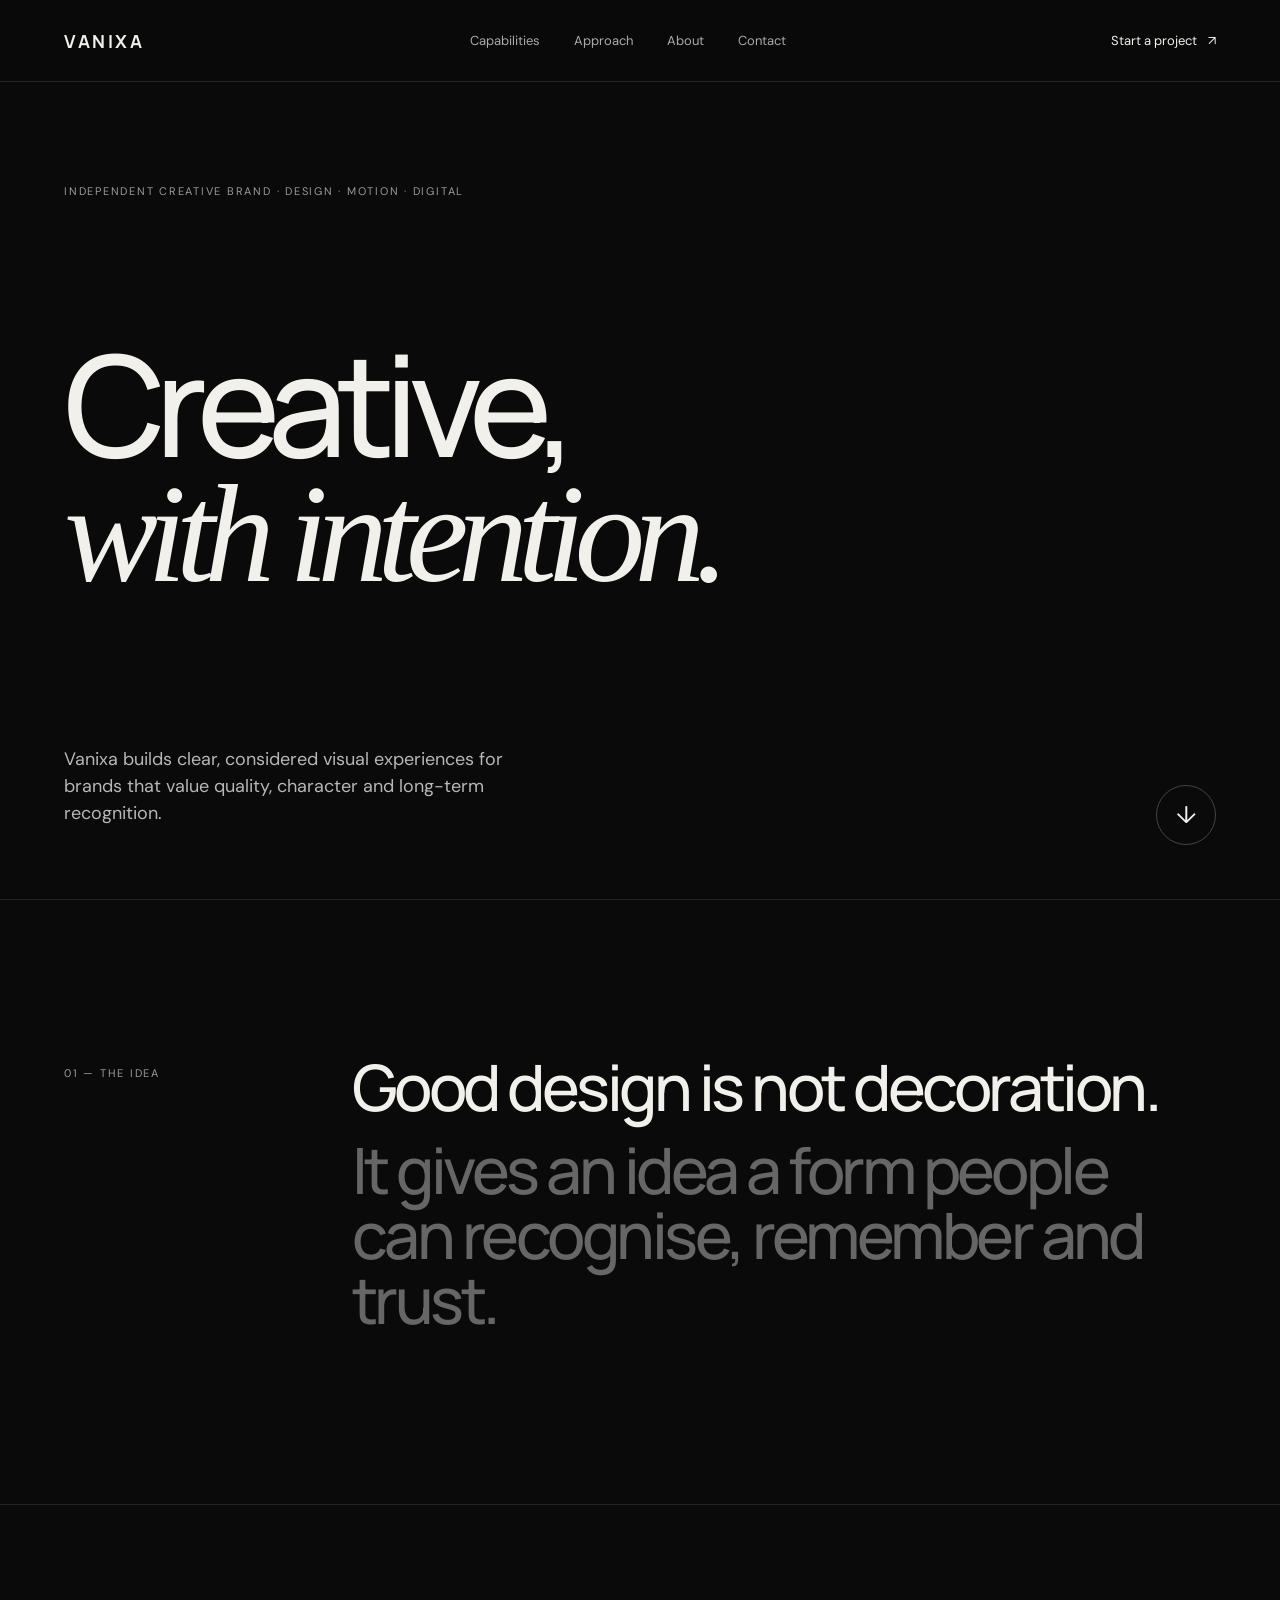
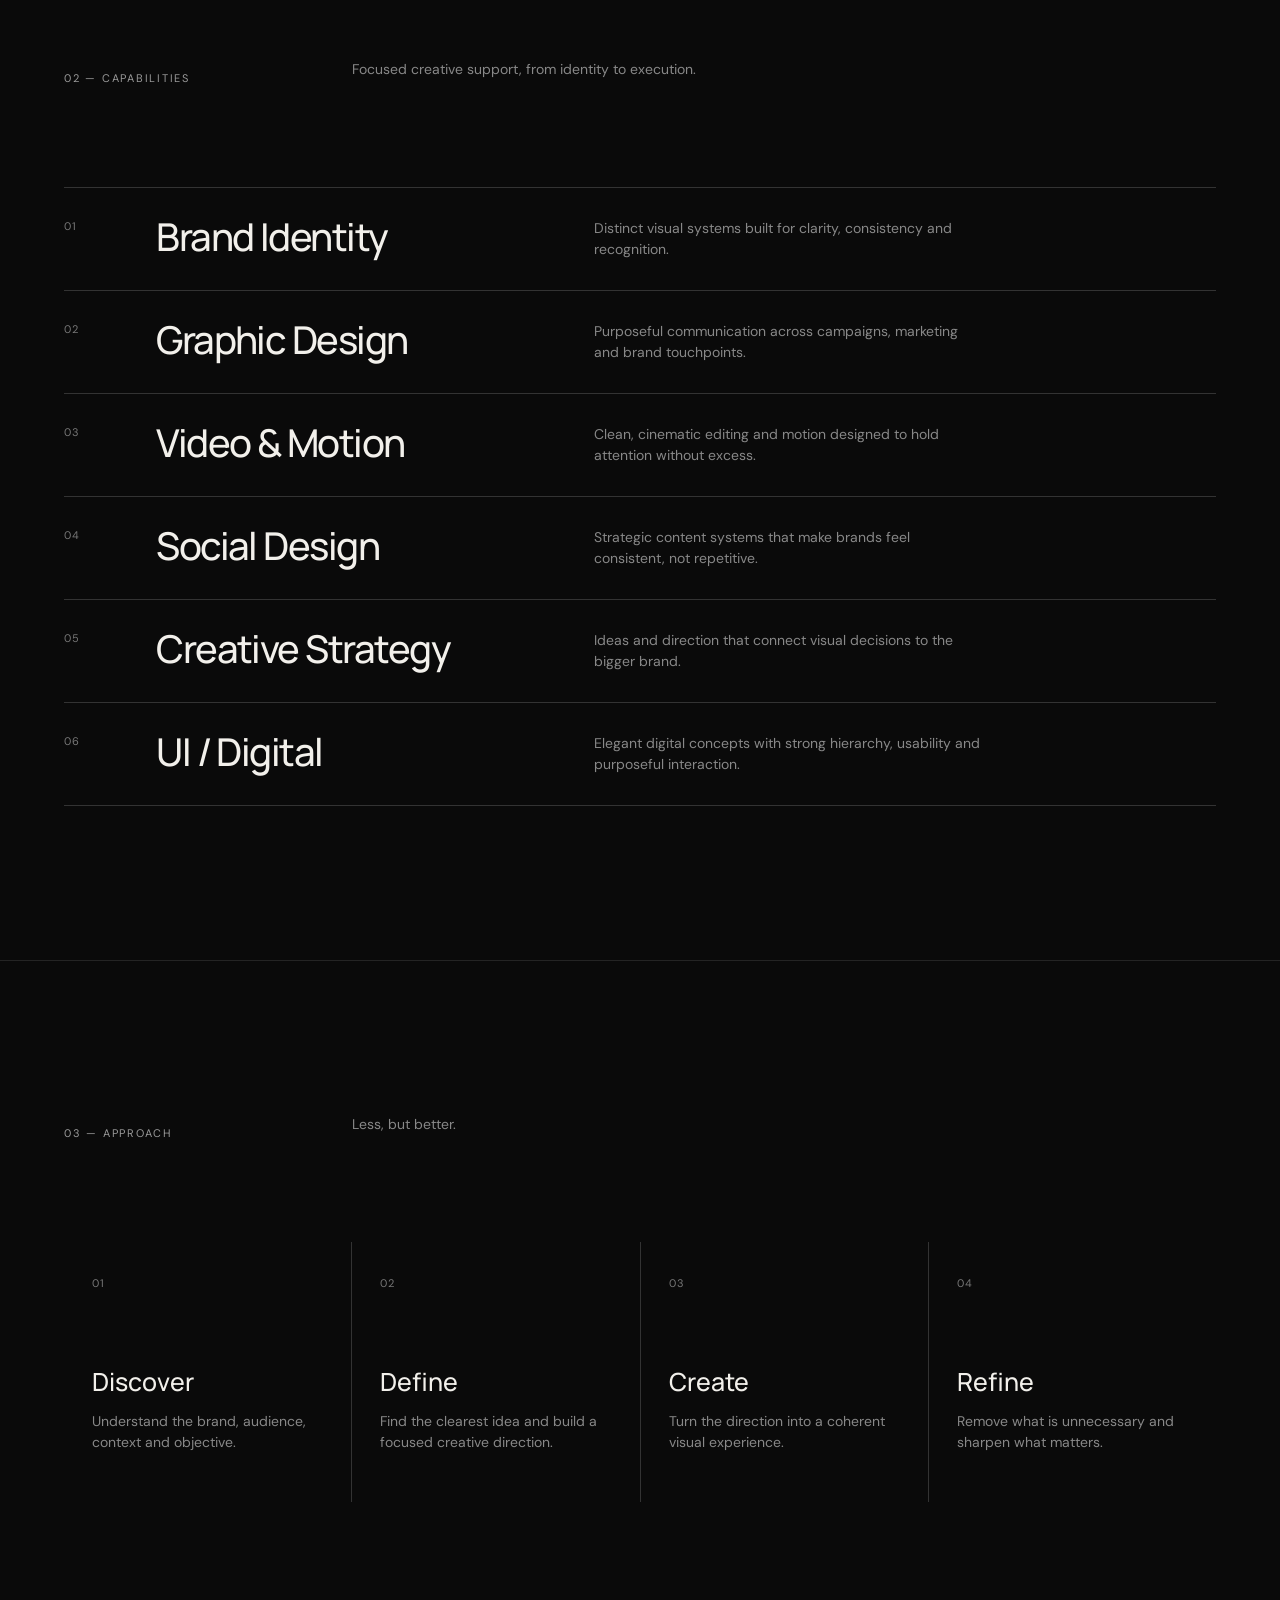
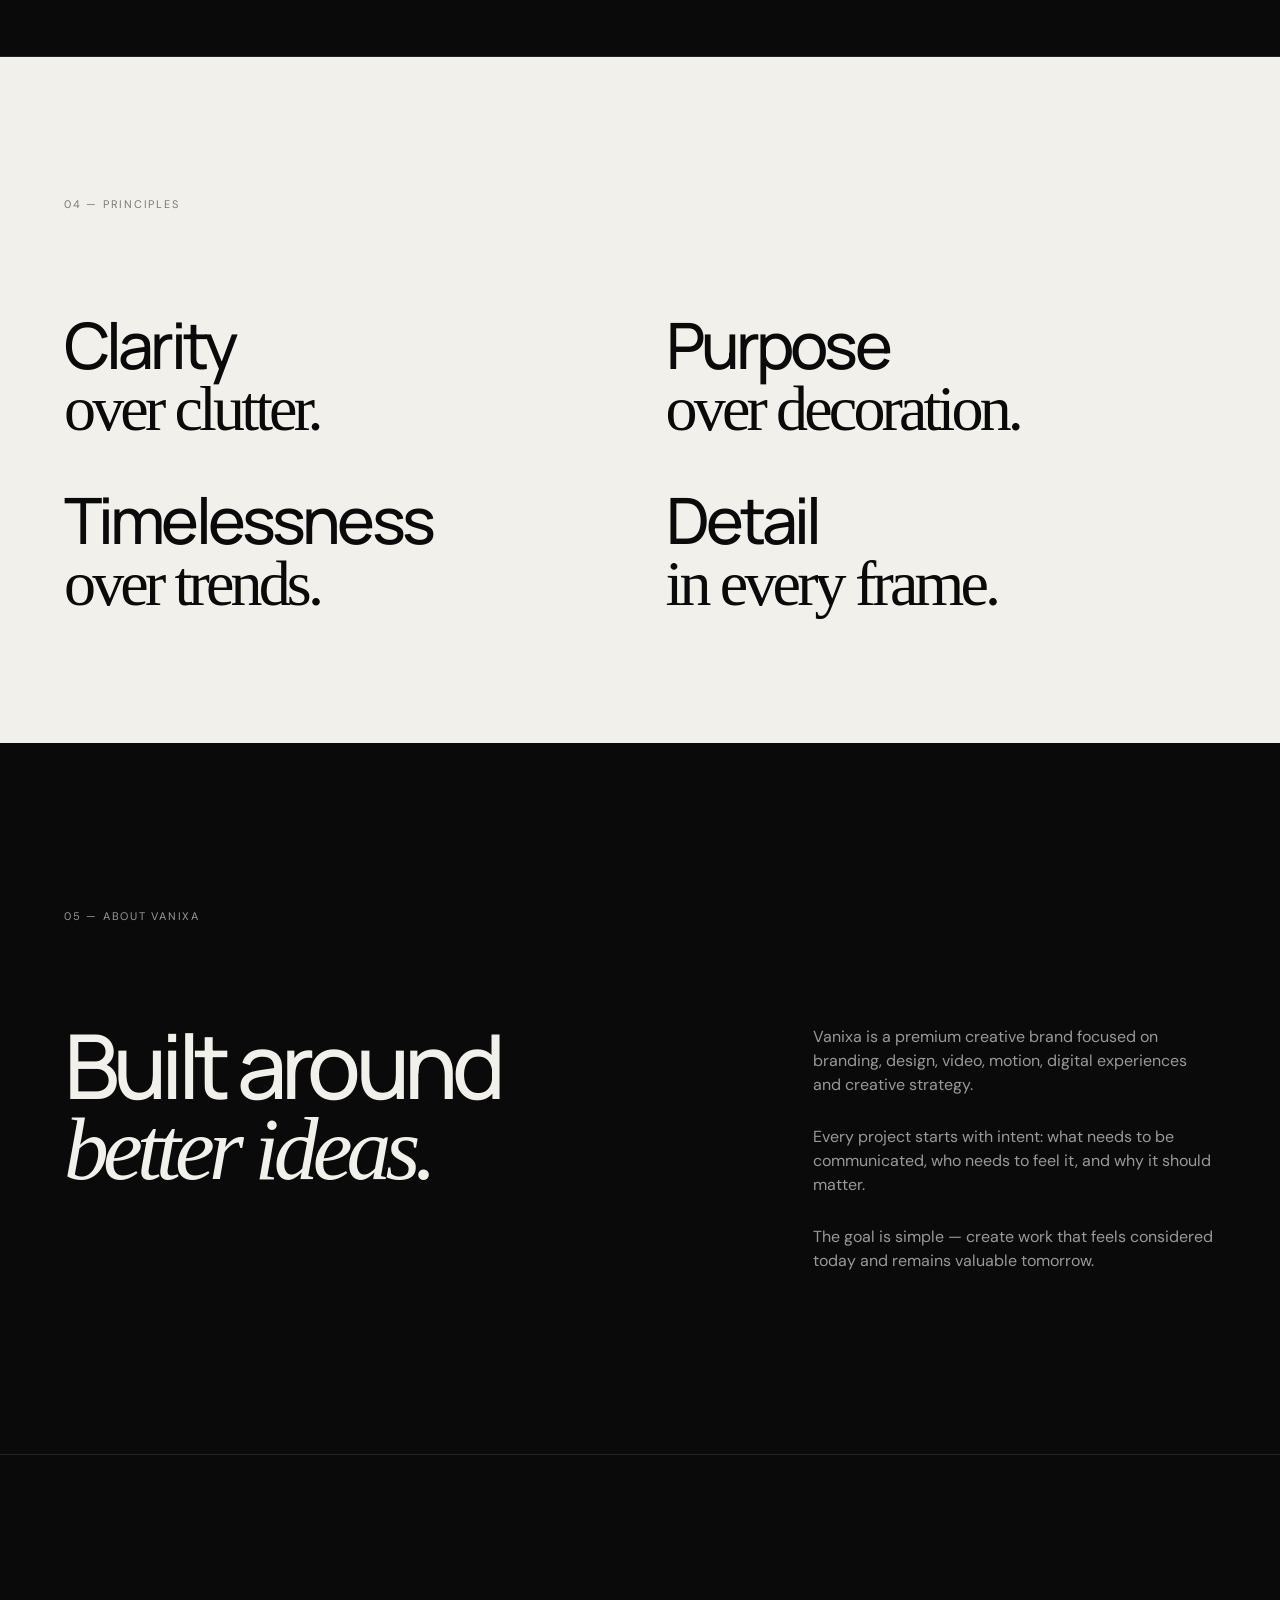
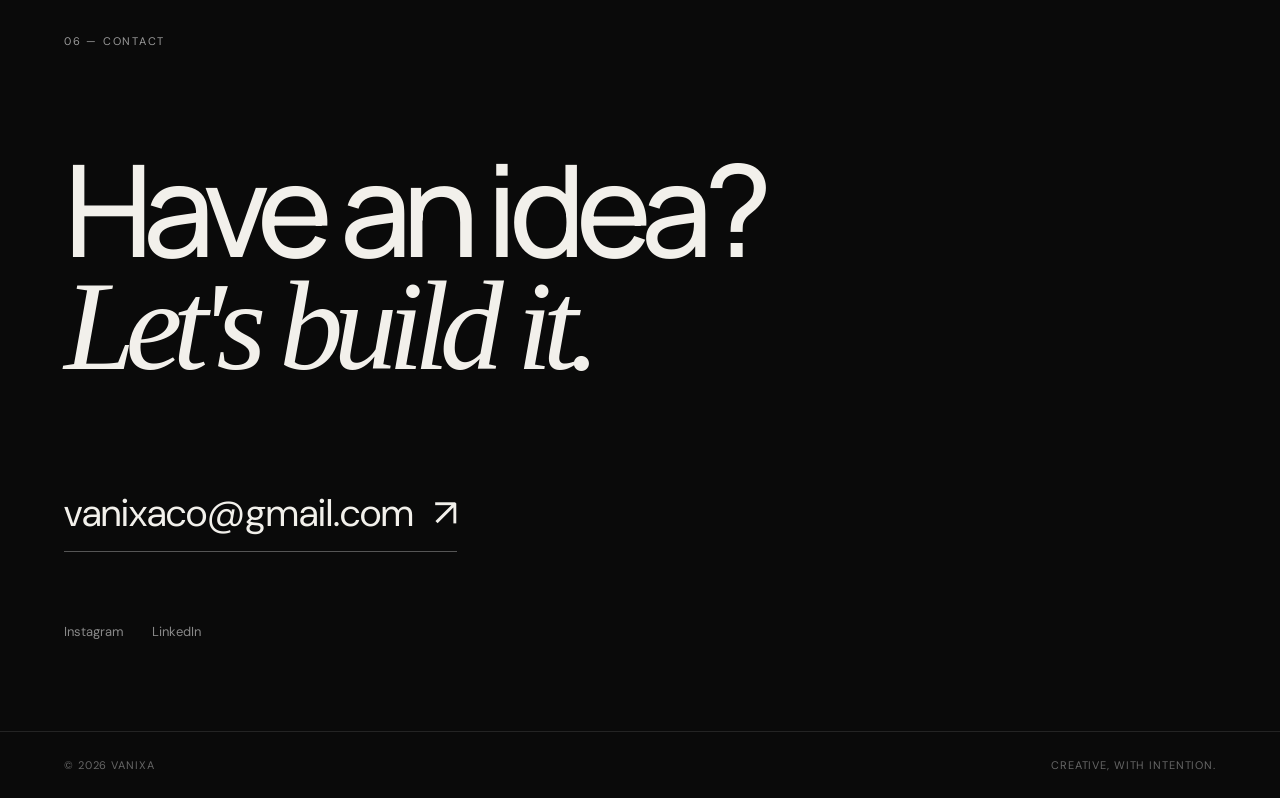
<file: index.html>
<!doctype html>
<html lang="en">
<head>
  <title>Vanixa — Premium Creative Brand</title>

<meta name="description" content="Vanixa is a premium creative brand focused on branding, graphic design, video, motion, digital experiences and creative strategy.">

<link rel="canonical" href="https://vanixacreative.github.io/Vanixa/">

<meta property="og:title" content="Vanixa — Premium Creative Brand">
<meta property="og:description" content="Branding, design, video, motion, digital experiences and creative strategy by Vanixa.">
<meta property="og:url" content="https://vanixacreative.github.io/Vanixa/">
<meta property="og:type" content="website">
<meta property="og:site_name" content="Vanixa">

<meta name="twitter:card" content="summary">
<meta name="twitter:title" content="Vanixa — Premium Creative Brand">
<meta name="twitter:description" content="Branding, design, video, motion, digital experiences and creative strategy by Vanixa.">

<meta name="theme-color" content="#0a0a0a">
  <link rel="preconnect" href="https://fonts.googleapis.com">
  <link rel="preconnect" href="https://fonts.gstatic.com" crossorigin>
  <link href="https://fonts.googleapis.com/css2?family=DM+Sans:wght@400;500;600&family=Manrope:wght@400;500;600;700&display=swap" rel="stylesheet">
  <link rel="stylesheet" href="style.css">
  <script type="application/ld+json">
{
  "@context": "https://schema.org",
  "@type": "Organization",
  "name": "Vanixa",
  "url": "https://vanixacreative.github.io/Vanixa/",
  "description": "Vanixa is a premium creative brand focused on branding, graphic design, video, motion, digital experiences and creative strategy.",
  "sameAs": [
    "https://www.instagram.com/vanixa.io/",
    "https://www.linkedin.com/in/vanixa-co-a740aa425/"
  ]
}
  </script>
</head>
<body>
  <div class="cursor"></div>

  <header class="site-header">
    <a class="logo" href="#top" aria-label="Vanixa home">VANIXA</a>
    <nav class="nav" aria-label="Main navigation">
      <a href="#capabilities">Capabilities</a>
      <a href="#approach">Approach</a>
      <a href="#about">About</a>
      <a href="#contact">Contact</a>
    </nav>
    <a class="header-cta" href="#contact">Start a project <span>↗</span></a>
    <button class="menu" aria-label="Open menu"><span></span><span></span></button>
  </header>

  <main id="top">
    <section class="hero">
      <p class="eyebrow">Independent creative brand · Design · Motion · Digital</p>
      <h1>Creative,<br><em>with intention.</em></h1>
      <div class="hero-bottom">
        <p class="hero-copy">Vanixa builds clear, considered visual experiences for brands that value quality, character and long-term recognition.</p>
        <a class="circle-link" href="#capabilities" aria-label="Explore capabilities">↓</a>
      </div>
    </section>

    <section class="statement">
      <p class="section-label">01 — The idea</p>
      <div class="statement-copy">
        <p>Good design is not decoration.</p>
        <p class="muted">It gives an idea a form people can recognise, remember and trust.</p>
      </div>
    </section>

    <section id="capabilities" class="section capabilities">
      <div class="section-top">
        <p class="section-label">02 — Capabilities</p>
        <p class="section-note">Focused creative support, from identity to execution.</p>
      </div>
      <div class="capability-list">
        <article><span>01</span><h2>Brand Identity</h2><p>Distinct visual systems built for clarity, consistency and recognition.</p></article>
        <article><span>02</span><h2>Graphic Design</h2><p>Purposeful communication across campaigns, marketing and brand touchpoints.</p></article>
        <article><span>03</span><h2>Video & Motion</h2><p>Clean, cinematic editing and motion designed to hold attention without excess.</p></article>
        <article><span>04</span><h2>Social Design</h2><p>Strategic content systems that make brands feel consistent, not repetitive.</p></article>
        <article><span>05</span><h2>Creative Strategy</h2><p>Ideas and direction that connect visual decisions to the bigger brand.</p></article>
        <article><span>06</span><h2>UI / Digital</h2><p>Elegant digital concepts with strong hierarchy, usability and purposeful interaction.</p></article>
      </div>
    </section>

    <section id="approach" class="section approach">
      <div class="section-top">
        <p class="section-label">03 — Approach</p>
        <p class="section-note">Less, but better.</p>
      </div>
      <div class="process">
        <div><span>01</span><h2>Discover</h2><p>Understand the brand, audience, context and objective.</p></div>
        <div><span>02</span><h2>Define</h2><p>Find the clearest idea and build a focused creative direction.</p></div>
        <div><span>03</span><h2>Create</h2><p>Turn the direction into a coherent visual experience.</p></div>
        <div><span>04</span><h2>Refine</h2><p>Remove what is unnecessary and sharpen what matters.</p></div>
      </div>
    </section>

    <section class="principles">
      <div class="principles-inner">
        <p class="section-label">04 — Principles</p>
        <div class="principle-grid">
          <p>Clarity<br><span>over clutter.</span></p>
          <p>Purpose<br><span>over decoration.</span></p>
          <p>Timelessness<br><span>over trends.</span></p>
          <p>Detail<br><span>in every frame.</span></p>
        </div>
      </div>
    </section>

    <section id="about" class="section about">
      <div class="section-top">
        <p class="section-label">05 — About Vanixa</p>
      </div>
      <div class="about-grid">
        <h2>Built around<br><em>better ideas.</em></h2>
        <div>
          <p>Vanixa is a premium creative brand focused on branding, design, video, motion, digital experiences and creative strategy.</p>
          <p>Every project starts with intent: what needs to be communicated, who needs to feel it, and why it should matter.</p>
          <p>The goal is simple — create work that feels considered today and remains valuable tomorrow.</p>
        </div>
      </div>
    </section>

    <section id="contact" class="contact">
  <p class="section-label">06 — Contact</p>
  <h2>Have an idea?<br><em>Let's build it.</em></h2>

  <a class="contact-link" href="mailto:vanixaco@gmail.com">
    vanixaco@gmail.com <span>↗</span>
  </a>

  <div class="socials">
    <a href="https://www.instagram.com/vanixa.io/" target="_blank" rel="noopener">Instagram</a>
    <a href="https://www.linkedin.com/in/vanixa-co-a740aa425/" target="_blank" rel="noopener">LinkedIn</a>
  </div>
    </section>
  </main>

  <footer>
    <span>© <span id="year"></span> VANIXA</span>
    <span>Creative, with intention.</span>
  </footer>

  <script src="script.js"></script>
</body>
</html>
</file>
<file: style.css>
*{box-sizing:border-box}html{scroll-behavior:smooth}body{margin:0;background:#0a0a0a;color:#f2f0eb;font-family:"DM Sans",Arial,sans-serif;line-height:1.5}a{color:inherit;text-decoration:none}button{font:inherit}::selection{background:#f2f0eb;color:#0a0a0a}.site-header{height:82px;padding:0 5vw;display:flex;align-items:center;justify-content:space-between;border-bottom:1px solid #242424;position:sticky;top:0;background:rgba(10,10,10,.92);backdrop-filter:blur(14px);z-index:20}.logo{font:700 18px/1 "Manrope",sans-serif;letter-spacing:.14em}.nav{display:flex;gap:34px;font-size:13px;color:#aaa}.nav a,.header-cta{transition:color .25s}.nav a:hover,.header-cta:hover{color:#fff}.header-cta{font-size:13px}.header-cta span{margin-left:8px}.menu{display:none;background:none;border:0;color:#fff}.hero{min-height:calc(100vh - 82px);padding:10vh 5vw 6vh;display:flex;flex-direction:column;justify-content:space-between;border-bottom:1px solid #242424}.eyebrow,.section-label{font-size:11px;text-transform:uppercase;letter-spacing:.16em;color:#9a9a9a}.hero h1{font:500 clamp(4.5rem,11vw,11rem)/.88 "Manrope",sans-serif;letter-spacing:-.075em;margin:7vh 0}.hero h1 em,.about h2 em,.contact h2 em{font-family:Georgia,serif;font-weight:400}.hero-bottom{display:flex;justify-content:space-between;align-items:end;gap:30px}.hero-copy{max-width:480px;font-size:18px;color:#b7b7b7}.circle-link{width:60px;height:60px;border:1px solid #444;border-radius:50%;display:grid;place-items:center;font-size:24px;transition:.3s}.circle-link:hover{background:#f2f0eb;color:#0a0a0a}.statement,.section{padding:12vw 5vw;border-bottom:1px solid #242424}.statement{display:grid;grid-template-columns:25% 1fr}.statement-copy{font:500 clamp(2.5rem,5vw,6rem)/1.02 "Manrope",sans-serif;letter-spacing:-.055em;max-width:1000px}.statement-copy p{margin:0 0 18px}.muted{color:#666}.section-top{display:grid;grid-template-columns:25% 1fr;margin-bottom:7vw}.section-note{margin:0;color:#888;font-size:14px}.capability-list{border-top:1px solid #333}.capability-list article{display:grid;grid-template-columns:8% 38% 1fr;align-items:start;padding:30px 0;border-bottom:1px solid #333}.capability-list span,.process span{font-size:11px;color:#777;letter-spacing:.1em}.capability-list h2{font:500 clamp(1.6rem,3vw,3rem)/1 "Manrope",sans-serif;letter-spacing:-.04em;margin:0}.capability-list p{margin:0;max-width:390px;color:#888;font-size:14px}.process{display:grid;grid-template-columns:repeat(4,1fr);gap:1px;background:#333}.process>div{background:#0a0a0a;padding:28px;min-height:260px}.process h2{font:500 25px "Manrope",sans-serif;margin:70px 0 12px}.process p{font-size:14px;color:#888;margin:0}.principles{background:#f2f0eb;color:#0a0a0a;padding:10vw 5vw}.principles .section-label{color:#777}.principle-grid{display:grid;grid-template-columns:repeat(2,1fr);gap:4vw;margin-top:8vw}.principle-grid p{font:500 clamp(2.5rem,5vw,6rem)/.95 "Manrope",sans-serif;letter-spacing:-.06em;margin:0}.principle-grid span{font-family:Georgia,serif;font-weight:400}.about-grid{display:grid;grid-template-columns:55% 35%;justify-content:space-between}.about h2{font:500 clamp(3.5rem,7vw,8rem)/.9 "Manrope",sans-serif;letter-spacing:-.065em;margin:0}.about-grid div{color:#999;font-size:16px}.about-grid div p{margin:0 0 28px}.contact{padding:13vw 5vw 7vw}.contact h2{font:500 clamp(4rem,10vw,11rem)/.88 "Manrope",sans-serif;letter-spacing:-.075em;margin:8vw 0}.contact-link{display:inline-flex;font-size:clamp(1.5rem,3vw,3rem);border-bottom:1px solid #555;padding-bottom:8px}.contact-link span{margin-left:20px}.socials{display:flex;gap:28px;margin-top:70px;color:#888;font-size:13px}.socials a:hover{color:#fff}footer{border-top:1px solid #242424;padding:25px 5vw;display:flex;justify-content:space-between;color:#666;font-size:11px;letter-spacing:.08em;text-transform:uppercase}@media(max-width:760px){.site-header{height:70px;padding:0 6vw}.nav,.header-cta{display:none}.menu{display:flex;flex-direction:column;gap:5px}.menu span{width:22px;height:1px;background:#fff}.hero{min-height:calc(100vh - 70px);padding:9vh 6vw 6vh}.hero h1{font-size:18vw;margin:12vh 0}.hero-copy{font-size:16px}.statement,.section{padding:22vw 6vw}.statement,.section-top{display:block}.section-top{margin-bottom:14vw}.section-note{margin-top:20px}.capability-list article{grid-template-columns:12% 1fr;gap:14px;padding:24px 0}.capability-list article p{grid-column:2;margin-top:3px}.process{grid-template-columns:1fr}.process>div{min-height:220px}.process h2{margin-top:55px}.principles{padding:20vw 6vw}.principle-grid{grid-template-columns:1fr;gap:12vw}.about-grid{display:block}.about-grid>div{margin-top:12vw}.contact{padding:22vw 6vw 12vw}.contact h2{margin:18vw 0;font-size:17vw}footer{padding:22px 6vw;gap:20px;flex-direction:column}.cursor{display:none}}
@media(max-width:760px){
.nav.open{
display:flex;
position:absolute;
top:70px;
left:0;
right:0;
padding:28px 6vw;
flex-direction:column;
gap:22px;
background:#0a0a0a;
border-bottom:1px solid #242424;
z-index:30;
}
.nav.open a{
font-size:16px;
color:#f2f0eb;
}
}
</file>
